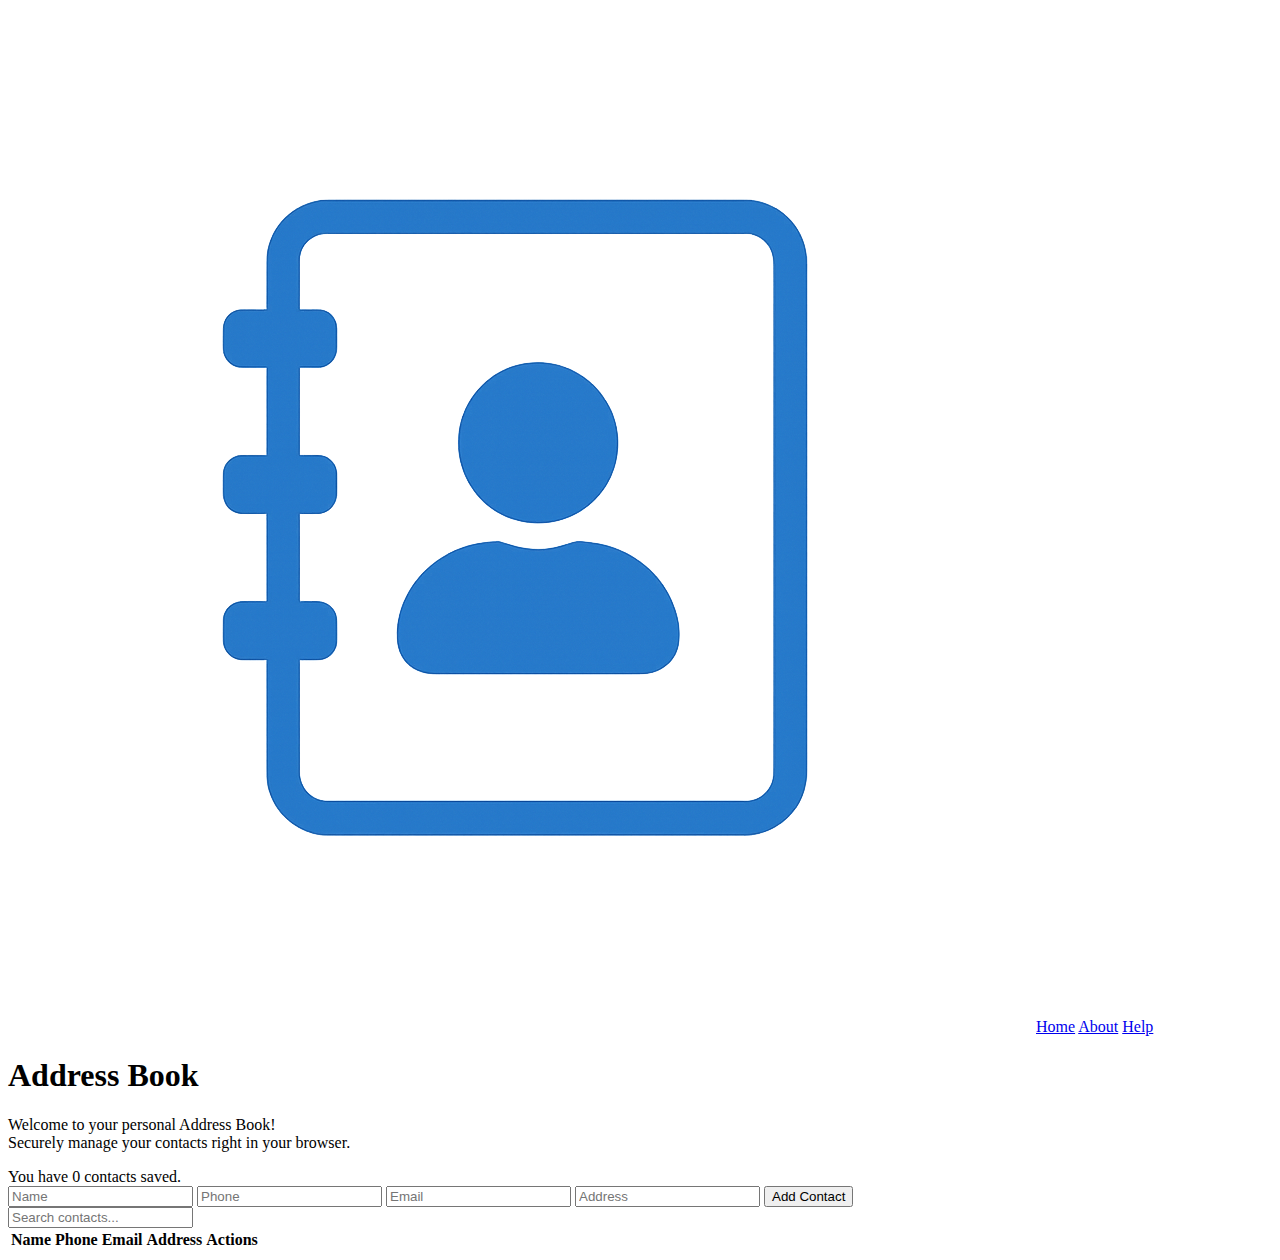
<file: index.html>
<!DOCTYPE html>
<html lang="en">
<head>
  <meta charset="UTF-8">
  <title>Address Book</title>
</head>
<body>
    <nav>
    <div class="nav-content">
      <img src="logo.png" alt="Logo" class="logo">
      <a href="index.html" aria-current="page">Home</a>
      <a href="about.html">About</a>
      <a href="help.html">Help</a>
    </div>
  </nav>
  <div class="main-content">
    <h1>Address Book</h1>
    <p class="welcome-msg">
      Welcome to your personal Address Book! <br>
      <span class="tagline">Securely manage your contacts right in your browser.</span>
    </p>
    <div class="contact-stats">
      <span id="contactCount"></span>
    </div>

    <form id="contactForm">
      <input type="hidden" id="contactId">
      <input type="text" id="name" placeholder="Name" required>
      <input type="text" id="phone" placeholder="Phone" required>
      <input type="email" id="email" placeholder="Email" required>
      <input type="text" id="address" placeholder="Address" required>
      <button type="submit" id="saveBtn">Add Contact</button>
      <button type="button" id="cancelEditBtn" style="display:none;">Cancel</button>
    </form>

    <input type="text" id="searchBox" placeholder="Search contacts...">
  </div>
  <div class="table-container">
    <table id="contactsTable">
      <thead>
        <tr>
          <th>Name</th>
          <th>Phone</th>
          <th>Email</th>
          <th>Address</th>
          <th>Actions</th>
        </tr>
      </thead>
      <tbody>
        
      </tbody>
    </table>
  </div>

  <script>
    function getContacts() {
      return JSON.parse(localStorage.getItem('contacts') || '[]');
    }

    function saveContacts(contacts) {
      localStorage.setItem('contacts', JSON.stringify(contacts));
    }

    function updateContactCount() {
      const count = getContacts().length;
      document.getElementById('contactCount').textContent =
        `You have ${count} contact${count !== 1 ? 's' : ''} saved.`;
    }

    function renderContacts(filter = '') {
      const contacts = getContacts();
      const tbody = document.querySelector('#contactsTable tbody');
      tbody.innerHTML = '';
      contacts
        .filter(c => c.name.toLowerCase().includes(filter.toLowerCase()))
        .forEach((contact, idx) => {
          const tr = document.createElement('tr');
          tr.innerHTML = `
            <td>${contact.name}</td>
            <td>${contact.phone}</td>
            <td>${contact.email}</td>
            <td>${contact.address}</td>
            <td>
              <button onclick="editContact(${idx})">Edit</button>
              <button onclick="deleteContact(${idx})">Delete</button>
            </td>
          `;
          tbody.appendChild(tr);
        });
      updateContactCount();
    }

    document.getElementById('contactForm').onsubmit = function(e) {
      e.preventDefault();
      const name = document.getElementById('name').value.trim();
      const phone = document.getElementById('phone').value.trim();
      const email = document.getElementById('email').value.trim();
      const address = document.getElementById('address').value.trim();
      const contactId = document.getElementById('contactId').value;
      let contacts = getContacts();

      if (contactId === '') {
        contacts.push({ name, phone, email, address });
      } else {
        contacts[contactId] = { name, phone, email, address };
        document.getElementById('saveBtn').textContent = "Add Contact";
        document.getElementById('cancelEditBtn').style.display = "none";
      }
      saveContacts(contacts);
      this.reset();
      document.getElementById('contactId').value = '';
      renderContacts(document.getElementById('searchBox').value);
    };

    window.editContact = function(idx) {
      const contacts = getContacts();
      const c = contacts[idx];
      document.getElementById('name').value = c.name;
      document.getElementById('phone').value = c.phone;
      document.getElementById('email').value = c.email;
      document.getElementById('address').value = c.address;
      document.getElementById('contactId').value = idx;
      document.getElementById('saveBtn').textContent = "Save Changes";
      document.getElementById('cancelEditBtn').style.display = "inline-block";
    };

    document.getElementById('cancelEditBtn').onclick = function() {
      document.getElementById('contactForm').reset();
      document.getElementById('contactId').value = '';
      document.getElementById('saveBtn').textContent = "Add Contact";
      this.style.display = "none";
    };

    window.deleteContact = function(idx) {
      if (!confirm("Delete this contact?")) return;
      let contacts = getContacts();
      contacts.splice(idx, 1);
      saveContacts(contacts);
      renderContacts(document.getElementById('searchBox').value);
    };

    document.getElementById('searchBox').oninput = function() {
      renderContacts(this.value);
    };

    renderContacts();
  </script>

</body>
</html>
</file>
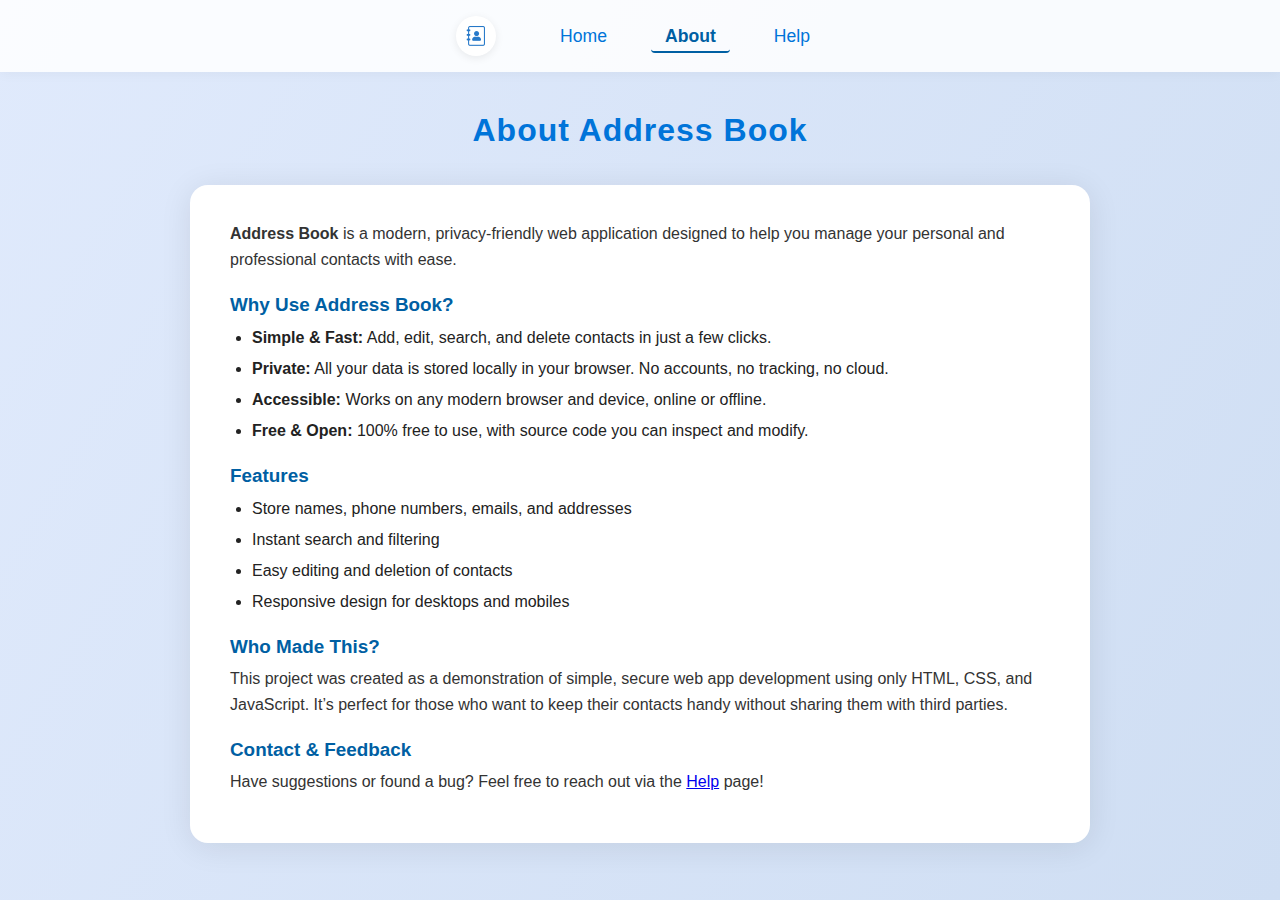
<file: about.html>
<!DOCTYPE html>
<html lang="en">

<head>
  <meta charset="UTF-8">
  <title>About - Address Book</title>
  <link rel="stylesheet" href="style.css">
</head>

<body>
    <nav>
    <div class="nav-content">
      <img src="logo.png" alt="Logo" class="logo">
      <a href="index.html">Home</a>
      <a href="about.html" aria-current="page">About</a>
      <a href="help.html">Help</a>
    </div>
  </nav>

  <h1 style="text-align:center; width:100%; margin: 0 auto 24px auto; color:#0074d9; letter-spacing:1px;">About Address Book</h1>
  <section class="wide-section">
    <p>
      <strong>Address Book</strong> is a modern, privacy-friendly web application designed to help you manage your personal and professional contacts with ease.
    </p>
    <h2>Why Use Address Book?</h2>
    <ul>
      <li><b>Simple & Fast:</b> Add, edit, search, and delete contacts in just a few clicks.</li>
      <li><b>Private:</b> All your data is stored locally in your browser. No accounts, no tracking, no cloud.</li>
      <li><b>Accessible:</b> Works on any modern browser and device, online or offline.</li>
      <li><b>Free & Open:</b> 100% free to use, with source code you can inspect and modify.</li>
    </ul>
    <h2>Features</h2>
    <ul>
      <li>Store names, phone numbers, emails, and addresses</li>
      <li>Instant search and filtering</li>
      <li>Easy editing and deletion of contacts</li>
      <li>Responsive design for desktops and mobiles</li>
    </ul>
    <h2>Who Made This?</h2>
    <p>
      This project was created as a demonstration of simple, secure web app development using only HTML, CSS, and JavaScript. It’s perfect for those who want to keep their contacts handy without sharing them with third parties.
    </p>
    <h2>Contact & Feedback</h2>
    <p>
      Have suggestions or found a bug? Feel free to reach out via the <a href="help.html">Help</a> page!
    </p>
  </section>
</body>
</html>
</file>
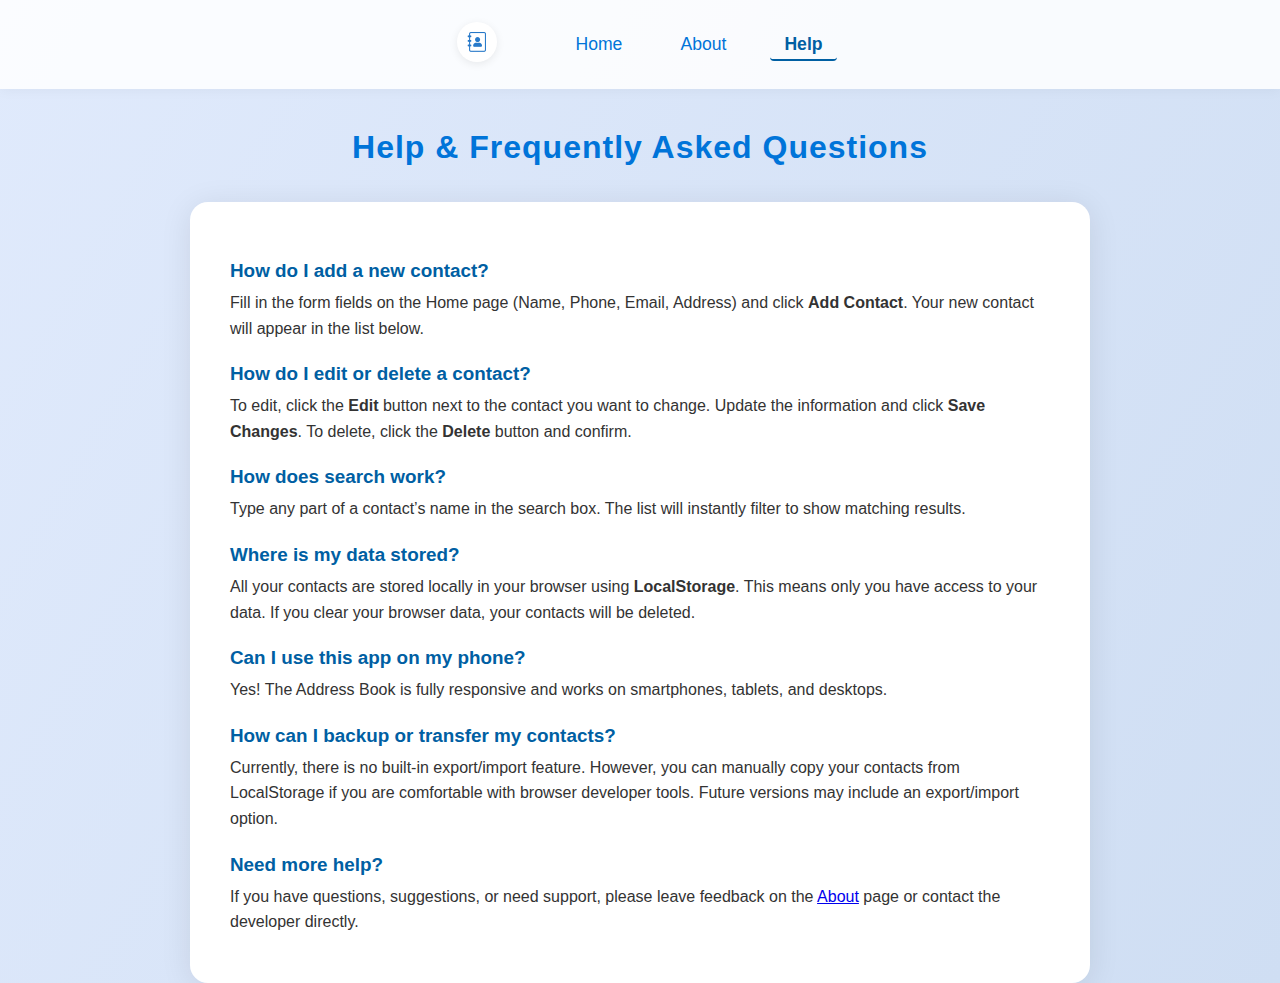
<file: help.html>
<!DOCTYPE html>
<html lang="en">
<head>
  <meta charset="UTF-8">
  <title>Help - Address Book</title>
  <link rel="stylesheet" href="style.css">
</head>
<body>
    <nav>
    <div class="nav-content">
      <a href="index.html">
        <img src="logo.png" alt="Logo" class="logo">
      </a>
      <a href="index.html">Home</a>
      <a href="about.html">About</a>
      <a href="help.html" aria-current="page">Help</a>
    </div>
  </nav>

  <h1 style="text-align:center; width:100%; margin: 0 auto 24px auto; color:#0074d9; letter-spacing:1px;">Help & Frequently Asked Questions</h1>
  <section class="wide-section">
    <h2>How do I add a new contact?</h2>
    <p>
      Fill in the form fields on the Home page (Name, Phone, Email, Address) and click <b>Add Contact</b>. Your new contact will appear in the list below.
    </p>

    <h2>How do I edit or delete a contact?</h2>
    <p>
      To edit, click the <b>Edit</b> button next to the contact you want to change. Update the information and click <b>Save Changes</b>. To delete, click the <b>Delete</b> button and confirm.
    </p>

    <h2>How does search work?</h2>
    <p>
      Type any part of a contact’s name in the search box. The list will instantly filter to show matching results.
    </p>

    <h2>Where is my data stored?</h2>
    <p>
      All your contacts are stored locally in your browser using <b>LocalStorage</b>. This means only you have access to your data. If you clear your browser data, your contacts will be deleted.
    </p>

    <h2>Can I use this app on my phone?</h2>
    <p>
      Yes! The Address Book is fully responsive and works on smartphones, tablets, and desktops.
    </p>

    <h2>How can I backup or transfer my contacts?</h2>
    <p>
      Currently, there is no built-in export/import feature. However, you can manually copy your contacts from LocalStorage if you are comfortable with browser developer tools. Future versions may include an export/import option.
    </p>

    <h2>Need more help?</h2>
    <p>
      If you have questions, suggestions, or need support, please leave feedback on the <a href="about.html">About</a> page or contact the developer directly.
    </p>
  </section>
</body>
</html>
</file>
<file: style.css>
* {
  box-sizing: border-box;
  margin: 0;
  padding: 0;
}
body {
  font-family: 'Segoe UI', 'Roboto', Arial, sans-serif;
  background: linear-gradient(120deg, #e0eafc 0%, #cfdef3 100%);
  min-height: 100vh;
  color: #222;
}
/* Navigation Bar Styles */
nav {
  width: 100%;
  display: flex;
  justify-content: center;
  margin-bottom: 40px;
  background: rgba(255,255,255,0.85);
  box-shadow: 0 2px 12px rgba(0,0,0,0.04);
  padding: 16px 0;
}
.nav-content {
  display: flex;
  align-items: center;
  gap: 30px;
}
.logo {
  height: 40px;
  width: 40px;
  margin-right: 20px;
  border-radius: 50%;
  box-shadow: 0 2px 8px rgba(0,0,0,0.08);
  background: #fff;
  padding: 4px;
}
nav a {
  text-decoration: none;
  color: #0074d9;
  font-weight: 500;
  font-size: 1.1em;
  padding: 6px 14px;
  border-radius: 4px;
  transition: background 0.2s, color 0.2s;
}
nav a:hover, nav a:focus {
  background: #0074d9;
  color: #fff;
}
/* Main content card */
.main-content {
  max-width: 600px;
  background: #fff;
  margin: 24px auto 0 auto;
  padding: 24px 28px 18px 28px;
  border-radius: 18px;
  box-shadow: 0 4px 32px rgba(0,0,0,0.08);
  text-align: center;
}

h1 {
  color: #0074d9;
  margin-bottom: 10px;
  letter-spacing: 1px;
}

.welcome-msg {
  font-size: 1.1em;
  margin-bottom: 10px;
  color: #444;
}

.tagline {
  font-size: 0.98em;
  color: #0074d9;
}

.contact-stats {
  margin-top: 8px;
  font-size: 1.05em;
  color: #0074d9;
  font-weight: bold;
  margin-bottom: 18px;
}

/* Form styles */
form {
  display: flex;
  flex-wrap: wrap;
  gap: 12px;
  justify-content: center;
  align-items: flex-end;
  margin-bottom: 18px;
  background: #f8fafc;
  box-shadow: none;
  padding: 18px 18px 12px 18px;
  border-radius: 12px;
}

form input, form button {
  padding: 10px 12px;
  border-radius: 6px;
  border: 1px solid #d0d7de;
  font-size: 1em;
}

form input:focus {
  border-color: #0074d9;
  outline: none;
  background: #eaf6ff;
}

form button {
  background: #0074d9;
  color: #fff;
  border: none;
  cursor: pointer;
  font-weight: 600;
  transition: background 0.2s;
}

form button:hover, form button:focus {
  background: #005fa3;
}

#cancelEditBtn {
  background: #f44336;
  color: #fff;
}

#cancelEditBtn:hover, #cancelEditBtn:focus {
  background: #b71c1c;
}

#searchBox {
  margin-bottom: 15px;
  padding: 10px 14px;
  width: 60%;
  min-width: 200px;
  border-radius: 6px;
  border: 1px solid #d0d7de;
  font-size: 1em;
  background: #f8fafc;
  transition: border 0.2s;
}

#searchBox:focus {
  border-color: #0074d9;
  background: #eaf6ff;
}

/* Table Styles - Full Width */
.table-container {
  width: 100vw;
  max-width: 100vw;
  margin: 32px 0 0 0;
  padding: 0;
  overflow-x: auto;
  background: transparent;
}

table {
  width: 96vw;
  min-width: 700px;
  margin: 0 auto 40px auto;
  border-collapse: collapse;
  background: #fff;
  border-radius: 12px;
  overflow: hidden;
  box-shadow: 0 2px 16px rgba(0,0,0,0.04);
}

th, td {
  padding: 13px 10px;
  text-align: left;
  border-bottom: 1px solid #f0f0f0;
  font-size: 1em;
}

th {
  background: #f5faff;
  font-weight: 600;
  color: #0074d9;
  border-bottom: 2px solid #e0eafc;
}

tr:last-child td {
  border-bottom: none;
}

tr:hover td {
  background: #f0f7ff;
  transition: background 0.2s;
}

table button {
  padding: 5px 12px;
  font-size: 0.97em;
  border-radius: 5px;
  border: none;
  margin-right: 4px;
  cursor: pointer;
  background: #e0eafc;
  color: #0074d9;
  transition: background 0.2s, color 0.2s;
}

table button:hover, table button:focus {
  background: #0074d9;
  color: #fff;
}

/* Responsive Design */
@media (max-width: 900px) {
  .main-content {
    max-width: 98vw;
    padding: 18px 3vw 10px 3vw;
  }
  table {
    width: 98vw;
    min-width: 600px;
  }
}

@media (max-width: 700px) {
  table, .table-container {
    width: 99vw;
    min-width: 350px;
  }
  th, td {
    font-size: 0.95em;
    padding: 9px 5px;
  }
  .nav-content {
    gap: 10px;
  }
}

/* Smooth transitions */
body, section, form, table, nav {
  transition: background 0.3s, color 0.3s;
}

.wide-section {
  max-width: 900px;
  background: #fff;
  margin: 36px auto 0 auto;
  padding: 36px 40px 32px 40px;
  border-radius: 18px;
  box-shadow: 0 4px 32px rgba(0,0,0,0.09);
  text-align: left;
}

.wide-section h1 {
  text-align: center !important;
  color: #0074d9;
  margin-bottom: 24px;
  letter-spacing: 1px;
}


.wide-section h2 {
  color: #005fa3;
  margin-top: 22px;
  margin-bottom: 8px;
  font-size: 1.18em;
}

.wide-section ul {
  margin: 10px 0 16px 22px;
  padding-left: 0;
}

.wide-section li {
  margin-bottom: 7px;
  line-height: 1.5;
}

.wide-section p {
  margin-bottom: 16px;
  line-height: 1.6;
  color: #333;
}

@media (max-width: 1100px) {
  .wide-section {
    max-width: 98vw;
    padding: 18px 4vw 18px 4vw;
  }
}

.wide-section > h1 {
  text-align: center !important;
  margin-left: auto !important;
  margin-right: auto !important;
  display: block;
  width: 100%;
}

nav a[aria-current="page"] {
  color: #005fa3;
  font-weight: 700;
  border-bottom: 2px solid #005fa3; 
  padding-bottom: 4px;
}
</file>
